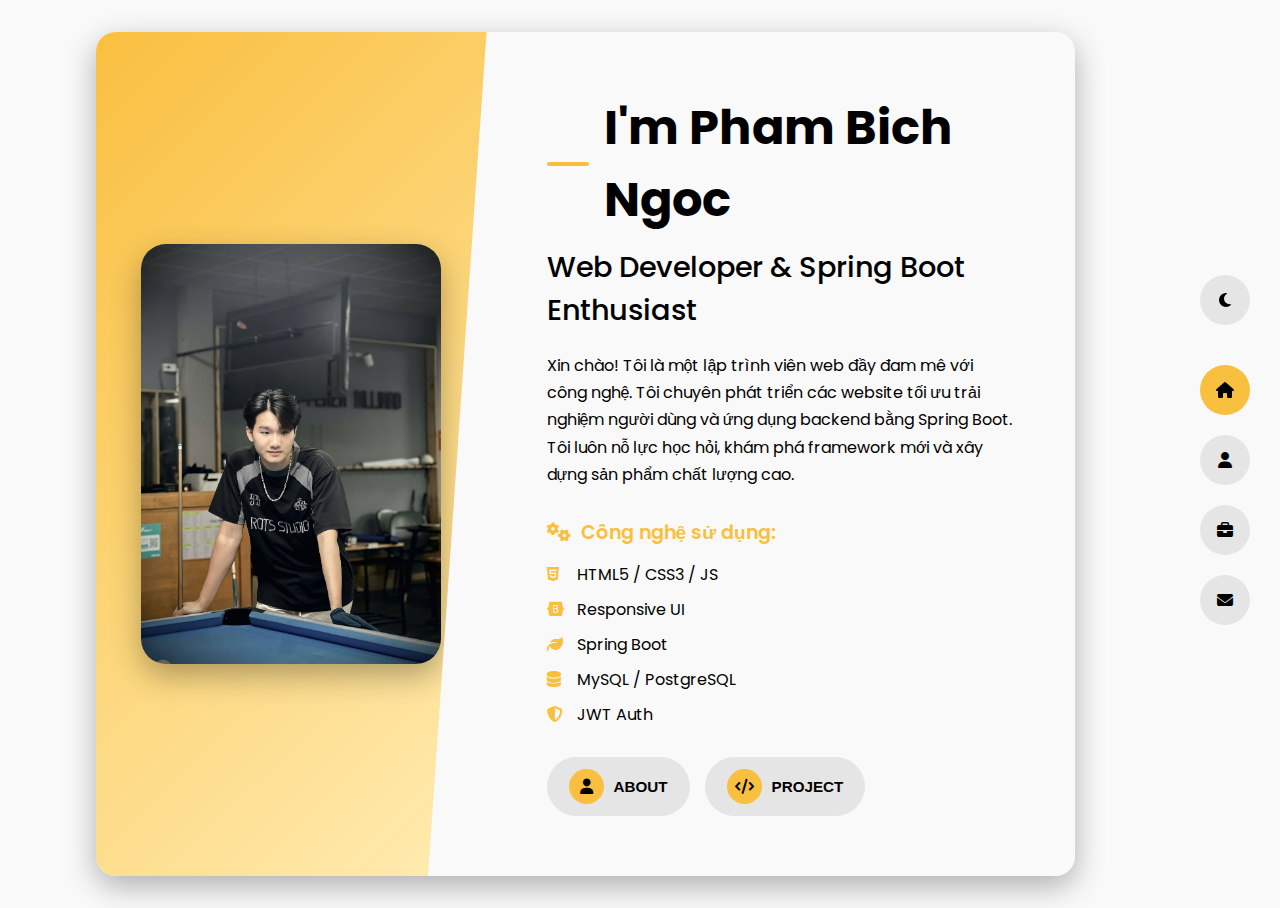
<file: index.html>
<!-- FILE: index.html -->
<!DOCTYPE html>
<html lang="vi">
<head>
    <meta charset="UTF-8" />
    <meta name="viewport" content="width=device-width, initial-scale=1.0"/>
    <title>Pham Bich Ngoc Portfolio</title>
    <link rel="stylesheet" href="style.css" />
    <link rel="stylesheet" href="https://cdnjs.cloudflare.com/ajax/libs/font-awesome/6.5.1/css/all.min.css"/>
</head>
<body class="dark-theme">
    <main class="main-container">
        <div class="left-panel">
            <!-- ✅ Khi click ảnh hiện popup -->
            <div class="image-container" id="profile-image">
                <img src="img_profile.jpg" alt="Ảnh đại diện của Tran Trong Duc" />
            </div>
        </div>

        <div class="content-panel">
            <h1><span class="line"></span>I'm Pham Bich Ngoc</h1>
            <h2>Web Developer & Spring Boot Enthusiast</h2>
            <p>
                Xin chào! Tôi là một lập trình viên web đầy đam mê với công nghệ. Tôi chuyên phát triển các website tối ưu trải nghiệm người dùng và ứng dụng backend bằng Spring Boot. 
                Tôi luôn nỗ lực học hỏi, khám phá framework mới và xây dựng sản phẩm chất lượng cao.
            </p>
            
            <div class="tech-stack">
                <h3><i class="fas fa-cogs"></i> Công nghệ sử dụng:</h3>
                <ul>
                    <li><i class="fab fa-html5"></i> HTML5 / CSS3 / JS</li>
                    <li><i class="fab fa-bootstrap"></i> Responsive UI</li>
                    <li><i class="fas fa-leaf"></i> Spring Boot</li>
                    <li><i class="fas fa-database"></i> MySQL / PostgreSQL</li>
                    <li><i class="fas fa-shield-alt"></i> JWT Auth</li>
                </ul>
            </div>

            <div class="buttons-container">
                <button class="btn"><span class="btn-icon"><i class="fas fa-user"></i></span><span class="btn-text">ABOUT</span></button>
                <button class="btn"><span class="btn-icon"><i class="fas fa-code"></i></span><span class="btn-text">PROJECT</span></button>
            </div>
        </div>

        <!-- RIGHT NAVIGATION -->
        <nav class="right-nav">
            <div class="theme-toggle" id="theme-toggle" data-tooltip="Đổi giao diện">
                <i class="fas fa-lightbulb"></i>
            </div>
            <ul>
                <li><a href="index.html" class="nav-link active" data-tooltip="Home"><i class="fas fa-home"></i></a></li>
                <li><a href="about.html" class="nav-link" data-tooltip="About"><i class="fas fa-user"></i></a></li>
                <li><a href="projects.html" class="nav-link" data-tooltip="Projects"><i class="fas fa-briefcase"></i></a></li>
                <li><a href="contacts.html" class="nav-link" data-tooltip="Contact"><i class="fas fa-envelope"></i></a></li>
            </ul>
        </nav>


    </main>

    <!-- ✅ Popup lightbox -->
    <div id="lightbox" class="lightbox">
        <span class="close-btn">&times;</span>
        <img src="img_profile.jpg" alt="Ảnh phóng to" class="lightbox-img">
    </div>

    <script src="script.js"></script>
</body>
</html>
</file>
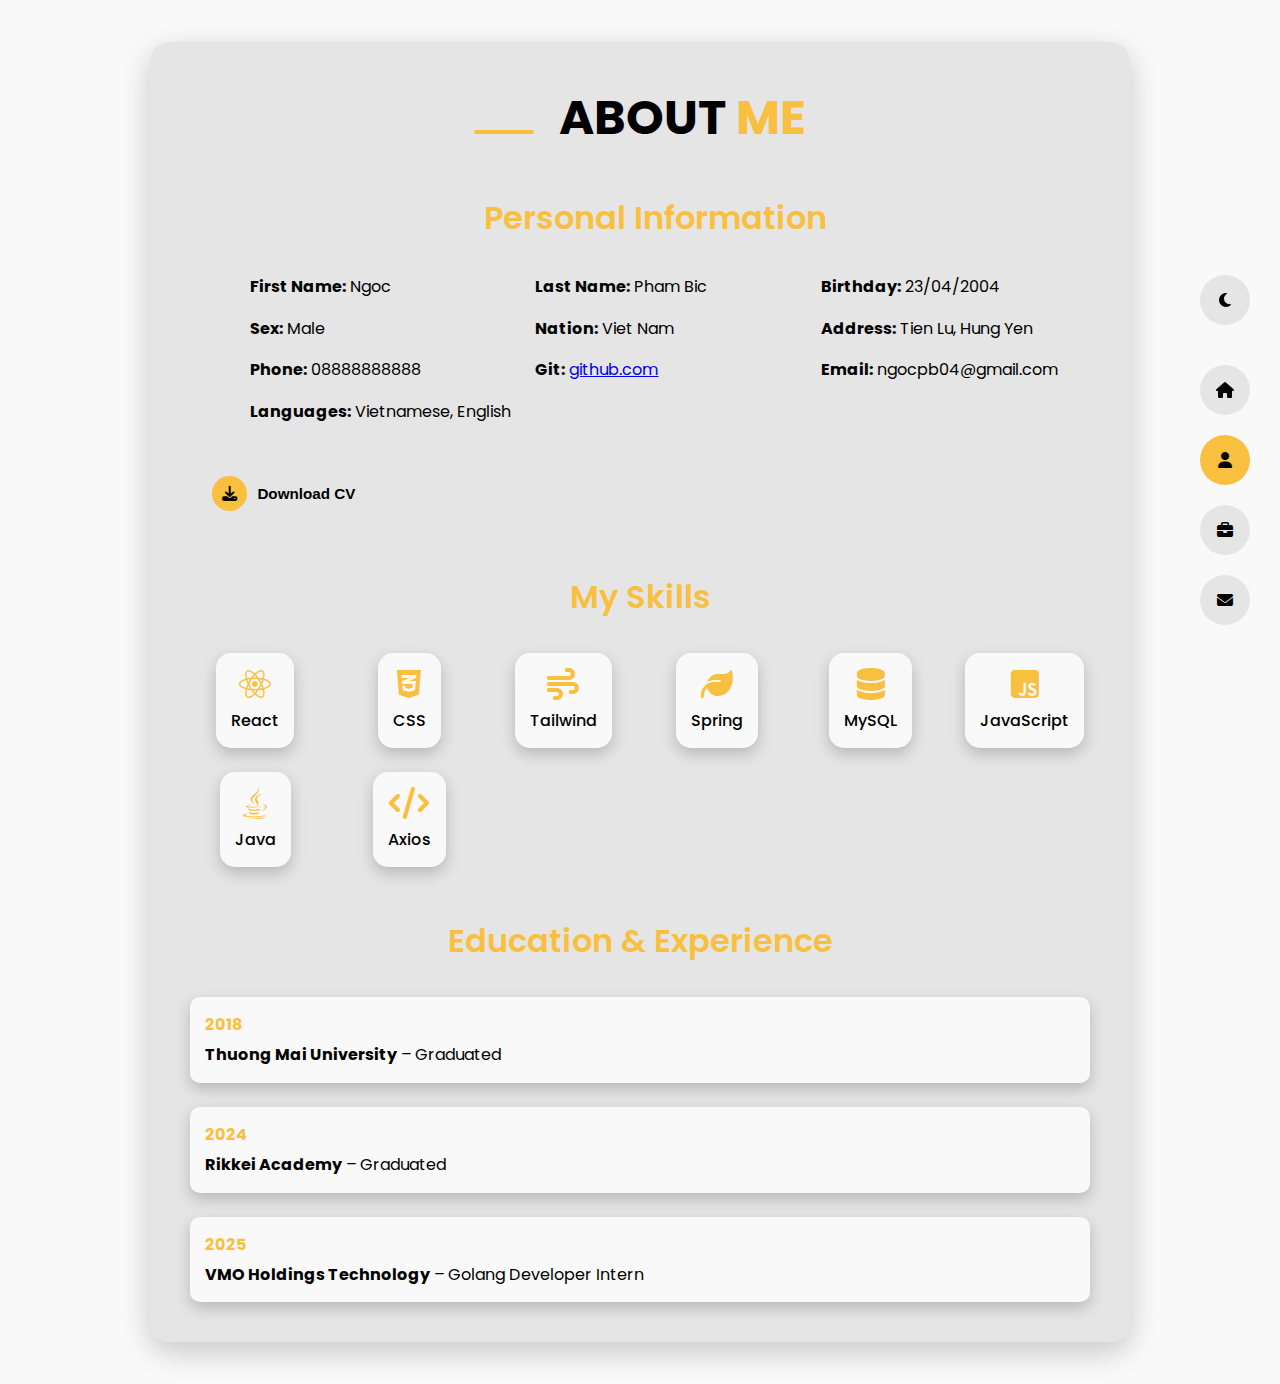
<file: about.html>
<!DOCTYPE html>
<html lang="vi">
<head>
    <meta charset="UTF-8" />
    <meta name="viewport" content="width=device-width, initial-scale=1.0" />
    <title>About Me - Tran Trong Duc</title>
    <link rel="stylesheet" href="style.css" />
    <link rel="stylesheet" href="https://cdnjs.cloudflare.com/ajax/libs/font-awesome/6.5.1/css/all.min.css"/>
</head>
<body class="dark-theme">
    <main class="about-container">
        <h1><span class="line"></span> ABOUT <span style="color: var(--color-primary)">ME</span></h1>
        
        <!-- Personal Information -->
        <section class="personal-info">
            <h2>Personal Information</h2>
            <div class="info-grid">
                <p><strong>First Name:</strong> Ngoc</p>
                <p><strong>Last Name:</strong> Pham Bic</p>
                <p><strong>Birthday:</strong> 23/04/2004</p>
                <p><strong>Sex:</strong> Male</p>
                <p><strong>Nation:</strong> Viet Nam</p>
                <p><strong>Address:</strong> Tien Lu, Hung Yen</p>
                <p><strong>Phone:</strong> 08888888888</p>
                <p><strong>Git:</strong> <a href="https://github.com/NgocPB04" target="_blank">github.com</a></p>
                <p><strong>Email:</strong> ngocpb04@gmail.com</p>
                <p><strong>Languages:</strong> Vietnamese, English</p>
            </div>
            <button class="btn download-btn">
                <span class="btn-icon"><i class="fas fa-download"></i></span>
                <span class="btn-text">Download CV</span>
            </button>
        </section>

        <!-- My Skills -->
        <section class="skills">
            <h2>My Skills</h2>
            <div class="skills-grid">
                <div><i class="fab fa-react"></i><span>React</span></div>
                <div><i class="fab fa-css3-alt"></i><span>CSS</span></div>
                <div><i class="fas fa-wind"></i><span>Tailwind</span></div>
                <div><i class="fas fa-leaf"></i><span>Spring</span></div>
                <div><i class="fas fa-database"></i><span>MySQL</span></div>
                <div><i class="fab fa-js-square"></i><span>JavaScript</span></div>
                <div><i class="fab fa-java"></i><span>Java</span></div>
                <div><i class="fas fa-code"></i><span>Axios</span></div>
            </div>
        </section>

        <!-- Education -->
        <section class="education">
            <h2>Education & Experience</h2>
            <div class="education-grid">
                <div>
                    <span class="year">2018</span>
                    <p><strong>Thuong Mai University</strong> – Graduated</p>
                </div>
                <div>
                    <span class="year">2024</span>
                    <p><strong>Rikkei Academy</strong> – Graduated</p>
                </div>
                <div>
                    <span class="year">2025</span>
                    <p><strong>VMO Holdings Technology</strong> – Golang Developer Intern</p>
                </div>
            </div>
        </section>
    </main>

    <nav class="right-nav">
        <div class="theme-toggle" id="theme-toggle">
            <i class="fas fa-lightbulb"></i>
        </div>
        <ul>
            <li><a href="index.html" class="nav-link" data-tooltip="Home"><i class="fas fa-home"></i></a></li>
            <li><a href="about.html" class="nav-link active" data-tooltip="About"><i class="fas fa-user"></i></a></li>
            <li><a href="projects.html" class="nav-link" data-tooltip="Projects"><i class="fas fa-briefcase"></i></a></li>
            <li><a href="contact.html" class="nav-link" data-tooltip="Contact"><i class="fas fa-envelope"></i></a></li>
        </ul>
    </nav>

    <script src="script.js"></script>
</body>
</html>
</file>
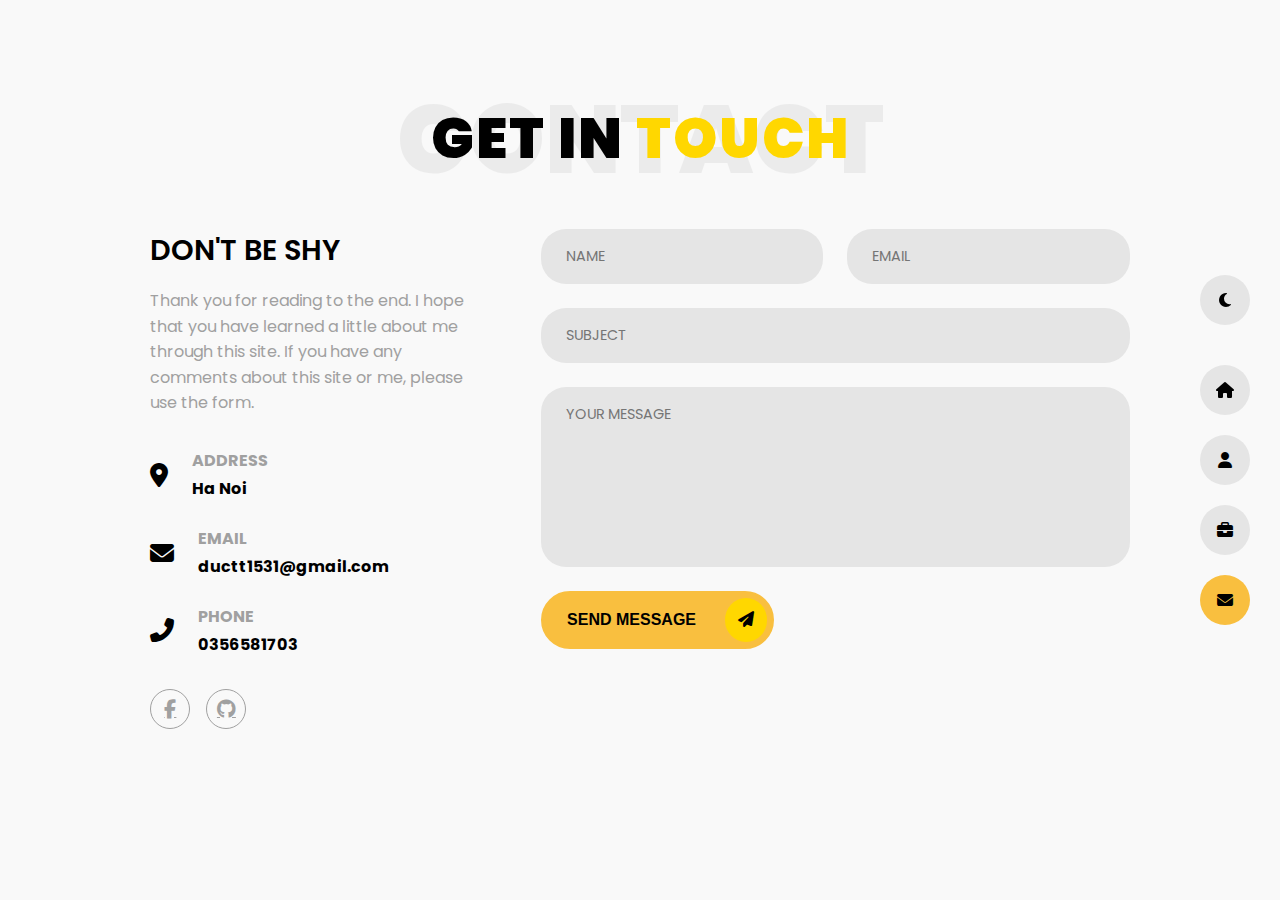
<file: contacts.html>
<!DOCTYPE html>
<html lang="vi">
<head>
    <meta charset="UTF-8">
    <meta name="viewport" content="width=device-width, initial-scale=1.0">
    <title>Contact Me - Portfolio</title>
    <link rel="stylesheet" href="style.css">
    <link rel="stylesheet" href="https://cdnjs.cloudflare.com/ajax/libs/font-awesome/6.5.2/css/all.min.css">
</head>
<body>

    <div class="container">
        <header class="contact-header">
            <h1>GET IN <span class="highlight">TOUCH</span></h1>
        </header>

        <main class="contact-content">
            <div class="contact-info">
                <h2>DON'T BE SHY</h2>
                <p>
                    Thank you for reading to the end. I hope that you have learned a little about me through this site. If you have any comments about this site or me, please use the form.
                </p>

                <div class="info-item">
                    <i class="fas fa-map-marker-alt highlight"></i>
                    <div>
                        <h4>ADDRESS</h4>
                        <p>Ha Noi</p>
                    </div>
                </div>

                <div class="info-item">
                    <i class="fas fa-envelope highlight"></i>
                    <div>
                        <h4>EMAIL</h4>
                        <p>ductt1531@gmail.com</p>
                    </div>
                </div>

                <div class="info-item">
                    <i class="fas fa-phone-alt highlight"></i>
                    <div>
                        <h4>PHONE</h4>
                        <p>0356581703</p>
                    </div>
                </div>
                
                <div class="social-icons">
                    <a href="#" aria-label="Facebook"><i class="fab fa-facebook-f"></i></a>
                    <a href="#" aria-label="GitHub"><i class="fab fa-github"></i></a>
                </div>
            </div>

            <form class="contact-form" id="main-contact-form">
                <div class="form-row">
                    <input type="text" name="name" placeholder="NAME" required>
                    <input type="email" name="email" placeholder="EMAIL" required>
                </div>
                <div class="form-row">
                    <input type="text" name="subject" placeholder="SUBJECT" required>
                </div>
                <div class="form-row">
                    <textarea name="message" placeholder="YOUR MESSAGE" required></textarea>
                </div>
                <button type="submit" class="submit-btn">
                    <span class="btn-text">SEND MESSAGE</span>
                    <span class="btn-icon"><i class="fas fa-paper-plane"></i></span>
                </button>
            </form>
        </main>
    </div>

        <!-- RIGHT NAVIGATION -->
        <nav class="right-nav">
            <div class="theme-toggle" id="theme-toggle" data-tooltip="Đổi giao diện">
                <i class="fas fa-lightbulb"></i>
            </div>
            <ul>
                <li><a href="trangchu.html" class="nav-link active" data-tooltip="Home"><i class="fas fa-home"></i></a></li>
                <li><a href="about.html" class="nav-link" data-tooltip="About"><i class="fas fa-user"></i></a></li>
                <li><a href="projects.html" class="nav-link" data-tooltip="Projects"><i class="fas fa-briefcase"></i></a></li>
                <li><a href="contacts.html" class="nav-link" data-tooltip="Contact"><i class="fas fa-envelope"></i></a></li>
            </ul>
        </nav>

    <script src="script.js"></script>
</body>
</html>
</file>
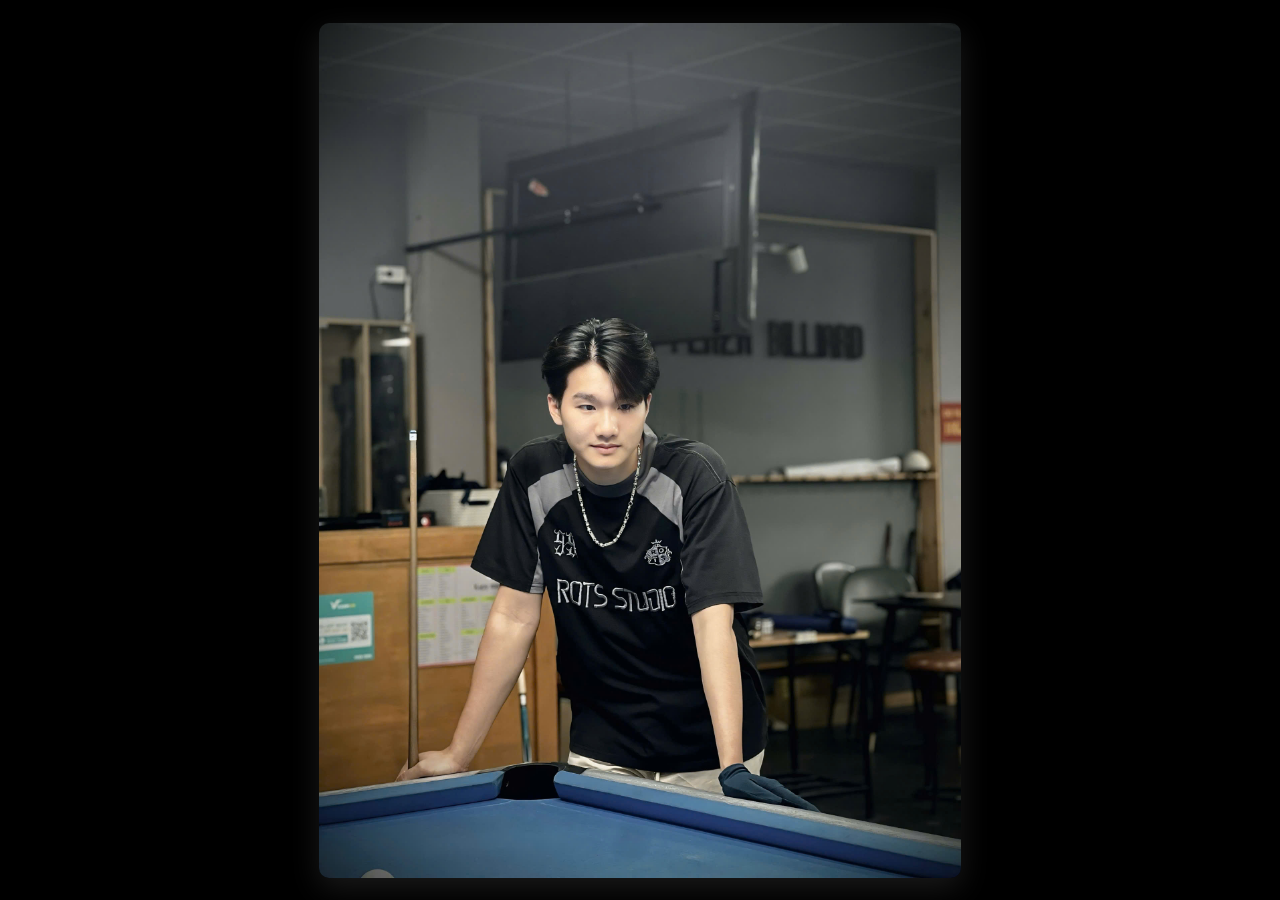
<file: photo.html>
<!-- FILE: photo.html -->
<!DOCTYPE html>
<html lang="vi">
<head>
    <meta charset="UTF-8" />
    <meta name="viewport" content="width=device-width, initial-scale=1.0"/>
    <title>Ảnh chi tiết</title>
    <style>
        body {
            margin: 0;
            background: #000;
            display: flex;
            justify-content: center;
            align-items: center;
            height: 100vh;
        }
        img {
            max-width: 95%;
            max-height: 95%;
            border-radius: 10px;
            box-shadow: 0 10px 30px rgba(255, 255, 255, 0.1);
        }
    </style>
</head>
<body>
    <img src="img_profile.jpg" alt="Ảnh chi tiết" />
</body>
</html>
</file>
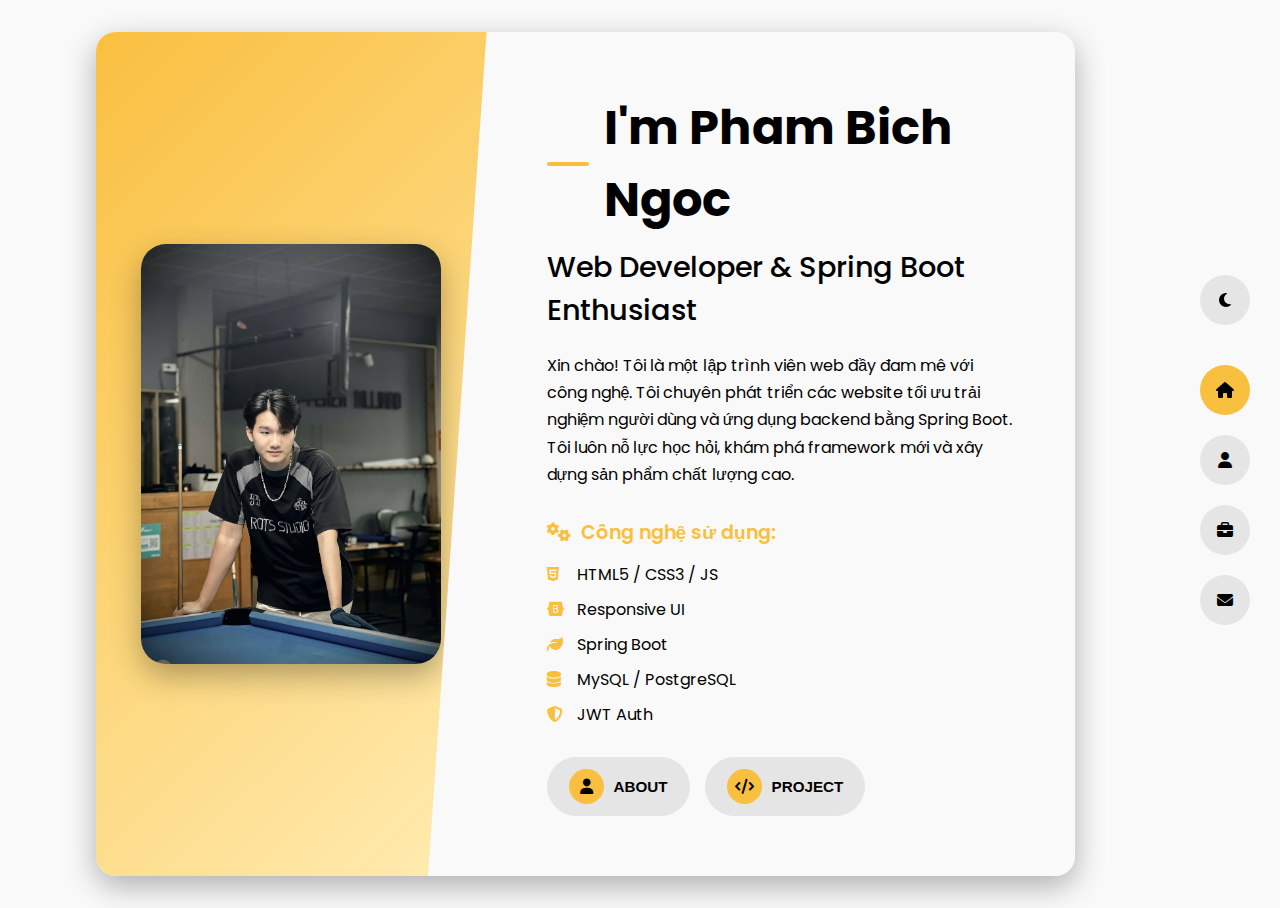
<file: trangchu.html>
<!-- FILE: index.html -->
<!DOCTYPE html>
<html lang="vi">
<head>
    <meta charset="UTF-8" />
    <meta name="viewport" content="width=device-width, initial-scale=1.0"/>
    <title>Pham Bich Ngoc Portfolio</title>
    <link rel="stylesheet" href="style.css" />
    <link rel="stylesheet" href="https://cdnjs.cloudflare.com/ajax/libs/font-awesome/6.5.1/css/all.min.css"/>
</head>
<body class="dark-theme">
    <main class="main-container">
        <div class="left-panel">
            <!-- ✅ Khi click ảnh hiện popup -->
            <div class="image-container" id="profile-image">
                <img src="img_profile.jpg" alt="Ảnh đại diện của Tran Trong Duc" />
            </div>
        </div>

        <div class="content-panel">
            <h1><span class="line"></span>I'm Pham Bich Ngoc</h1>
            <h2>Web Developer & Spring Boot Enthusiast</h2>
            <p>
                Xin chào! Tôi là một lập trình viên web đầy đam mê với công nghệ. Tôi chuyên phát triển các website tối ưu trải nghiệm người dùng và ứng dụng backend bằng Spring Boot. 
                Tôi luôn nỗ lực học hỏi, khám phá framework mới và xây dựng sản phẩm chất lượng cao.
            </p>
            
            <div class="tech-stack">
                <h3><i class="fas fa-cogs"></i> Công nghệ sử dụng:</h3>
                <ul>
                    <li><i class="fab fa-html5"></i> HTML5 / CSS3 / JS</li>
                    <li><i class="fab fa-bootstrap"></i> Responsive UI</li>
                    <li><i class="fas fa-leaf"></i> Spring Boot</li>
                    <li><i class="fas fa-database"></i> MySQL / PostgreSQL</li>
                    <li><i class="fas fa-shield-alt"></i> JWT Auth</li>
                </ul>
            </div>

            <div class="buttons-container">
                <button class="btn"><span class="btn-icon"><i class="fas fa-user"></i></span><span class="btn-text">ABOUT</span></button>
                <button class="btn"><span class="btn-icon"><i class="fas fa-code"></i></span><span class="btn-text">PROJECT</span></button>
            </div>
        </div>

        <!-- RIGHT NAVIGATION -->
        <nav class="right-nav">
            <div class="theme-toggle" id="theme-toggle" data-tooltip="Đổi giao diện">
                <i class="fas fa-lightbulb"></i>
            </div>
            <ul>
                <li><a href="trangchu.html" class="nav-link active" data-tooltip="Home"><i class="fas fa-home"></i></a></li>
                <li><a href="about.html" class="nav-link" data-tooltip="About"><i class="fas fa-user"></i></a></li>
                <li><a href="projects.html" class="nav-link" data-tooltip="Projects"><i class="fas fa-briefcase"></i></a></li>
                <li><a href="contacts.html" class="nav-link" data-tooltip="Contact"><i class="fas fa-envelope"></i></a></li>
            </ul>
        </nav>


    </main>

    <!-- ✅ Popup lightbox -->
    <div id="lightbox" class="lightbox">
        <span class="close-btn">&times;</span>
        <img src="img_profile.jpg" alt="Ảnh phóng to" class="lightbox-img">
    </div>

    <script src="script.js"></script>
</body>
</html>
</file>
<file: style.css>
@import url('https://fonts.googleapis.com/css2?family=Poppins:wght@400;500;600;700&display=swap');

/* --- BIẾN MÀU SẮC & GIAO DIỆN --- */
:root {
    --color-primary: #f9bf3f;
    --color-dark-bg: #121212;
    --color-dark-gray: #1e1e1e;
    --color-light-bg: #f9f9f9;
    --color-light-gray: #e5e5e5;
    --color-white: #ffffff;
    --color-black: #000000;

    --bg-color: var(--color-dark-bg);
    --text-color: var(--color-white);
    --secondary-bg-color: var(--color-dark-gray);

    --transition-speed: 0.4s ease-in-out; /* ✅ Thêm tốc độ transition */
}

body.light-theme {
    --bg-color: var(--color-light-bg);
    --text-color: var(--color-black);
    --secondary-bg-color: var(--color-light-gray);
}

body.index-page {
    min-height: 101vh; /* ép trang Home dài gấp đôi màn hình */
}



/* --- RESET --- */
* {
    margin: 0;  
    padding: 0;
    box-sizing: border-box;
}

body {
    font-family: 'Poppins', sans-serif;
    background: var(--bg-color);
    color: var(--text-color);
    min-height: 100vh;
    overflow-x: hidden;
    transition: background var(--transition-speed), color var(--transition-speed);
    scroll-behavior: smooth; /* ✅ Cuộn mượt */
}

/* Fade effect for body */
body.fade-in {
    opacity: 0;
    transition: opacity var(--transition-speed);
}

body {
    opacity: 1;
    transition: opacity var(--transition-speed);
}

/* Overlay chuyển trang (Hiệu ứng fade-out) */
.transition-overlay {
    position: fixed;
    top: 0; left: 0;
    width: 100vw;
    height: 100vh;
    background: var(--bg-color);
    opacity: 0;
    pointer-events: none;
    transition: opacity var(--transition-speed), background var(--transition-speed);
    z-index: 9999;
}

.transition-overlay.active {
    opacity: 1;
    pointer-events: auto;
}

/* --- SCROLLBAR CUSTOM --- */
body::-webkit-scrollbar {
    width: 8px;
}

body::-webkit-scrollbar-track {
    background: var(--secondary-bg-color);
    border-radius: 10px;
}

body::-webkit-scrollbar-thumb {
    background: var(--color-primary);
    border-radius: 10px;
    transition: background 0.3s;
}

body::-webkit-scrollbar-thumb:hover {
    background: #f1b000;
}


/* About Container cuộn mượt */
.about-container {
    padding: 50px;
    max-width: 1000px;
    margin: auto;
}

/* Fade effect for body */
body.fade-in {
    opacity: 0;
    transition: opacity 0.5s ease-in-out;
}

body {
    opacity: 1;
    transition: opacity 0.5s ease-in-out;
}

/* Overlay chuyển trang */
.transition-overlay {
    position: fixed;
    top: 0; left: 0;
    width: 100vw;
    height: 100vh;
    background: var(--bg-color);
    opacity: 0;
    pointer-events: none;
    transition: opacity 0.5s ease-in-out;
    z-index: 9999;
}

.transition-overlay.active {
    opacity: 1;
    pointer-events: auto;
}



/* --- LAYOUT CHÍNH --- */
.main-container {
    display: flex;
    flex-direction: row;
    width: 90%;
    max-width: 1200px;
    border-radius: 20px;
    overflow: hidden;
    box-shadow: 0 10px 30px rgba(0, 0, 0, 0.3);
}

/* LEFT PANEL */
.left-panel {
    flex: 5; /* Tăng tỷ lệ để panel trái rộng hơn */
    width: 50%;
    background: linear-gradient(135deg, var(--color-primary), #ffecb3);
    display: flex;
    justify-content: center;
    align-items: center;
    position: relative;
    clip-path: polygon(0 0, 100% 0, 85% 100%, 0% 100%); /* Góc xiên đẹp */
}

.image-container {
    width: 300px; /* Tăng kích thước ảnh */
    height: 420px;
    border-radius: 25px;
    overflow: hidden;
    box-shadow: 0 12px 30px rgba(0, 0, 0, 0.3);
    cursor: pointer;
}

.image-container img {
    width: 100%;
    height: 100%;
    object-fit: cover;
    object-position: center;
    transition: transform 0.4s ease;
}

.image-container img:hover {
    transform: scale(1.1);
}

.image-container img {
    outline: 2px solid red; /* Kiểm tra ảnh có đúng vùng container không */
}


/* RIGHT PANEL */
.content-panel {
    width: 60%;
    background: var(--bg-color);
    padding: 60px;
    display: flex;
    flex-direction: column;
    justify-content: center;
}


.content-panel .line {
    display: inline-block;
    width: 50px;
    height: 4px;
    background: var(--color-primary);
    margin-right: 15px;
    border-radius: 5px;
}

.content-panel h1 {
    font-size: 3rem;
    font-weight: 700;
    margin-bottom: 10px;
    display: flex;
    align-items: center;
    color: var(--text-color); /* ✅ Thêm dòng này */
    transition: color 0.4s ease; /* Mượt khi đổi theme */
}

.content-panel h2 {
    font-size: 1.8rem;
    margin-bottom: 20px;
    font-weight: 500;
    color: var(--text-color); /* ✅ Thêm dòng này */
    transition: color 0.4s ease;
}

.content-panel p {
    font-size: 1rem;
    line-height: 1.7;
    color: var(--text-color);
}

/* BUTTONS */
.buttons-container {
    display: flex;
    gap: 15px;
    padding-top: 20px;
}

.btn {
    background: var(--secondary-bg-color);
    color: var(--text-color);
    border-radius: 30px;
    border: 2px solid transparent;
    display: flex;
    align-items: center;
    padding: 10px 20px;
    font-size: 0.95rem;
    font-weight: 600;
    cursor: pointer;
    transition: all 0.3s ease;
}

.btn .btn-icon {
    background: var(--color-primary);
    color: #000;
    width: 35px;
    height: 35px;
    border-radius: 50%;
    display: flex;
    justify-content: center;
    align-items: center;
    margin-right: 10px;
}

.btn:hover {
    transform: translateY(-2px);
    border-color: var(--color-primary);
}

/* --- ĐIỀU HƯỚNG & NÚT GIAO DIỆN --- */
.right-nav {
    position: fixed;
    top: 50%;
    right: 30px;
    transform: translateY(-50%);
    display: flex;
    flex-direction: column;
    align-items: center;
    gap: 40px;
}

.theme-toggle, .nav-link {
    position: relative; /* cần cho tooltip */
    width: 50px;
    height: 50px;
    border-radius: 50%;
    background-color: var(--secondary-bg-color);
    display: flex;
    justify-content: center;
    align-items: center;
    color: var(--text-color);
    cursor: pointer;
    transition: all 0.3s ease;
    text-decoration: none;
}

.theme-toggle:hover, .nav-link:hover {
    background-color: var(--color-primary);
    color: var(--color-black);
}

/* Tooltip cho nav-link */
.nav-link::after {
    content: attr(data-tooltip); /* Lấy tên từ data-tooltip */
    position: absolute;
    right: 60px;
    background: var(--secondary-bg-color);
    color: var(--text-color);
    padding: 5px 10px;
    border-radius: 8px;
    font-size: 0.85rem;
    opacity: 0;
    pointer-events: none;
    transform: translateX(10px);
    transition: opacity 0.3s ease, transform 0.3s ease;
    white-space: nowrap;
    box-shadow: 0 4px 10px rgba(0,0,0,0.2);
}

.nav-link:hover::after {
    opacity: 1;
    transform: translateX(0);
}


.right-nav ul {
    list-style: none;
    display: flex;
    flex-direction: column;
    gap: 20px;
}

.nav-link.active {
    background-color: var(--color-primary);
    color: var(--color-black);
}

/* Tech stack */
.tech-stack {
    margin-top: 30px;
}

.tech-stack h3 {
    font-size: 1.2rem;
    font-weight: 600;
    margin-bottom: 15px;
    display: flex;
    align-items: center;
    gap: 10px;
    color: var(--color-primary);
}

.tech-stack ul {
    list-style: none;
    padding-left: 0;
}

.tech-stack li {
    font-size: 1rem;
    margin-bottom: 10px;
    display: flex;
    align-items: center;
    gap: 10px;
    color: var(--text-color);
}

.tech-stack i {
    color: var(--color-primary);
    min-width: 20px;
}

/* Popup Lightbox */
.lightbox {
    display: none; /* Ẩn mặc định */
    position: fixed;
    top: 0; left: 0;
    width: 100vw;
    height: 100vh;
    background: rgba(0, 0, 0, 0.8);
    justify-content: center;
    align-items: center;
    z-index: 1000;
}

.lightbox img.lightbox-img {
    max-width: 90%;
    max-height: 90%;
    border-radius: 10px;
    box-shadow: 0 8px 30px rgba(255, 255, 255, 0.2);
}

.lightbox .close-btn {
    position: absolute;
    top: 20px;
    right: 30px;
    font-size: 2rem;
    color: white;
    cursor: pointer;
    transition: color 0.3s;
}

.lightbox .close-btn:hover {
    color: var(--color-primary);
}

/* --- ABOUT PAGE STYLE --- */
.about-container {
    width: 90%;
    max-width: 1200px;
    margin: 10px auto;
    padding: 40px;
    background: var(--secondary-bg-color);
    border-radius: 20px;
    box-shadow: 0 10px 30px rgba(0, 0, 0, 0.2);
    color: var(--text-color);
    animation: fadeIn 0.6s ease;
}

.about-container h1 {
    font-size: 3rem;
    font-weight: 700;
    text-align: center;
    margin-bottom: 40px;
}

.about-container .line {
    display: inline-block;
    width: 60px;
    height: 4px;
    background: var(--color-primary);
    border-radius: 5px;
    margin-right: 15px;
}

.personal-info {
    margin-bottom: 50px;
}

.personal-info h2 {
    font-size: 2rem;
    margin-bottom: 20px;
    margin-left: 30px;
    color: var(--color-primary);
}

.info-grid {
    display: grid;
    grid-template-columns: repeat(auto-fit, minmax(260px, 1fr));
    gap: 15px;
    padding-left: 60px;
    padding-bottom: 20px;
}

.info-grid p {
    font-size: 1rem;
    line-height: 1.6;
}

.download-btn {
    margin-top: 20px;
    background: var(--color-primary);
    color: var(--color-black);
    font-weight: 600;
    padding: 10px 20px;
    border-radius: 30px;
    border: none;
    cursor: pointer;
    transition: all 0.3s ease;
}

.download-btn:hover {
    background: #ffc107;
}

.skills {
    margin-top: 40px;
}

.skills h2 {
    font-size: 2rem;
    margin-bottom: 20px;
    color: var(--color-primary);
    text-align: center;
}

.skills-grid {
    display: grid;
    grid-template-columns: repeat(auto-fit, minmax(120px, 1fr));
    gap: 30px;
    justify-items: center;
    align-items: center;
}

.skills-grid div {
    background: var(--bg-color);
    border-radius: 15px;
    padding: 15px;
    box-shadow: 0 6px 15px rgba(0, 0, 0, 0.2);
    text-align: center;
    transition: transform 0.3s ease;
}

.skills-grid div:hover {
    transform: translateY(-5px);
}

.skills-grid i {
    font-size: 2rem;
    color: var(--color-primary);
    margin-bottom: 8px;
}

.skills-grid span {
    display: block;
    font-size: 1rem;
    font-weight: 500;
    color: var(--text-color);
}

.education {
    margin-top: 50px;
}

.education h2 {
    font-size: 2rem;
    color: var(--color-primary);
    text-align: center;
    margin-bottom: 25px;
}

.education-grid {
    display: grid;
    grid-template-columns: 1fr;
    gap: 20px;
}

.education-grid div {
    background: var(--bg-color);
    padding: 15px;
    border-radius: 10px;
    box-shadow: 0 6px 15px rgba(0, 0, 0, 0.2);
}

.education-grid .year {
    font-weight: bold;
    color: var(--color-primary);
    margin-bottom: 5px;
    display: inline-block;
}

.education-grid p {
    font-size: 1rem;
    line-height: 1.6;
}

@keyframes fadeIn {
    from {
        opacity: 0;
        transform: translateY(20px);
    }
    to {
        opacity: 1;
        transform: translateY(0);
    }
}

.nav-link {
    position: relative;
}

.tooltip-text {
    position: absolute;
    top: 50%;
    right: 60px;
    transform: translateY(-50%);
    background: var(--color-primary);
    color: var(--color-black);
    padding: 5px 10px;
    border-radius: 6px;
    font-size: 0.8rem;
    opacity: 0;
    pointer-events: none;
    transition: opacity 0.3s, right 0.3s;
}

.nav-link:hover .tooltip-text {
    opacity: 1;
    right: 70px;
}



/*CSS cho Projects*/
@import url('https://fonts.googleapis.com/css2?family=Roboto:wght@400;700;900&display=swap');

:root {
    --bg-color: #121212;
    --primary-text-color: #ffffff;
    --secondary-text-color: #a0a0a0;
    --highlight-color: #FFD700; /* Gold */
    --card-bg-color: #1e1e1e;
}

.project-item.hidden {
    display: none;
}


* {
    margin: 0;
    padding: 0;
    box-sizing: border-box;
}

body {
    font-family: 'Roboto', sans-serif;
    background-color: var(--bg-color);
    color: var(--primary-text-color);
    padding: 2rem 6rem;
}

.container {
    max-width: 1200px;
    margin: 0 auto;
    padding-top: 40px;
}

header {
    text-align: center;
    margin-bottom: 3rem;
}

header h1 {
    font-size: 3rem;
    font-weight: 900;
    letter-spacing: 2px;
    color: var(--text-color); /* ✅ fix đổi màu theo theme */
    transition: color 0.4s ease; /* mượt khi đổi theme */
}

.highlight {
    color: var(--highlight-color);
}

header .highlight {
    color: var(--highlight-color); /* giữ highlight vàng */
}

.filter-nav {
    text-align: center;
    margin-bottom: 3rem;
}

.filter-btn {
    background-color: transparent;
    color: var(--secondary-text-color);
    border: 1px solid transparent;
    padding: 0.75rem 1.5rem;
    margin: 0 0.5rem;
    cursor: pointer;
    font-size: 1rem;
    font-weight: 700;
    border-radius: 25px;
    transition: all 0.3s ease;
}

.filter-btn:hover {
    color: var(--primary-text-color);
}

.filter-btn.active {
    background-color: var(--highlight-color);
    color: #000;
}

.project-grid {
    display: grid;
    grid-template-columns: repeat(auto-fill, minmax(350px, 1fr));
    gap: 1.5rem;
}

.project-item {
    background-color: var(--card-bg-color);
    border-radius: 10px;
    overflow: hidden;
    cursor: pointer;
    transition: transform 0.3s ease, box-shadow 0.3s ease;
}

.project-item:hover {
    transform: translateY(-5px);
    box-shadow: 0 10px 20px rgba(0, 0, 0, 0.2);
}

.project-item img {
    width: 100%;
    height: 100%;
    object-fit: cover;
    display: block;
}

/* Side Navigation */
.side-nav {
    position: fixed;
    top: 50%;
    right: 20px;
    transform: translateY(-50%);
    display: flex;
    flex-direction: column;
    background-color: #2a2a2a;
    padding: 0.5rem;
    border-radius: 30px;
}

.nav-icon {
    color: var(--secondary-text-color);
    font-size: 1.2rem;
    padding: 1rem;
    margin: 0.2rem 0;
    border-radius: 50%;
    transition: all 0.3s ease;
    position: relative;
}

.nav-icon:hover {
    color: var(--highlight-color);
}

.nav-icon.active-main {
    background-color: var(--highlight-color);
    color: #000;
}

/* Responsive adjustments */
@media (max-width: 768px) {
    body {
        padding: 1rem 2rem;
    }
    .filter-nav {
        display: flex;
        flex-wrap: wrap;
        justify-content: center;
    }
    .filter-btn {
        margin-bottom: 0.5rem;
    }
    .side-nav {
        bottom: 0;
        top: auto;
        left: 50%;
        transform: translateX(-50%);
        flex-direction: row;
        width: 100%;
        justify-content: space-around;
        border-radius: 0;
        padding: 0.2rem 0;
        background-color: #1f1f1f;
    }
    .nav-icon {
        padding: 0.8rem;
    }
} 

/* ========== Contact Page Styles ========== */

.contact-header {
    text-align: center;
    margin-bottom: 4rem;
    position: relative; /* Cần cho hiệu ứng chữ mờ phía sau */
}

.contact-header h1 {
    font-size: 3.5rem;
    font-weight: 900;
    letter-spacing: 2px;
    position: relative;
    z-index: 1;
}

/* Hiệu ứng chữ "CONTACT" mờ phía sau */
.contact-header::before {
    content: 'CONTACT';
    position: absolute;
    top: 50%;
    left: 50%;
    transform: translate(-50%, -50%);
    font-size: 6rem; /* To hơn chữ chính */
    font-weight: 900;
    color: rgba(255, 255, 255, 0.05); /* Màu rất mờ */
    z-index: 0;
}

.contact-content {
    display: flex;
    gap: 3rem;
}

/* Cột thông tin bên trái */
.contact-info {
    flex: 0 0 35%; /* Cột này chiếm khoảng 35% chiều rộng */
}

.contact-info h2 {
    font-size: 1.8rem;
    margin-bottom: 1rem;
    color: var(--text-color); /* ✅ fix đổi màu theo theme */
    transition: color 0.4s ease; /* mượt khi đổi theme */

}

.contact-info p {
    color: var(--secondary-text-color);
    line-height: 1.6;
    margin-bottom: 2rem;
}

.info-item {
    display: flex;
    align-items: center;
    gap: 1.5rem;
    margin-bottom: 1.5rem;
}

.info-item .fas {
    font-size: 1.5rem;
        color: var(--text-color); /* ✅ fix đổi màu theo theme */
    transition: color 0.4s ease; /* mượt khi đổi theme */
}

.info-item h4 {
    font-size: 1rem;
    margin-bottom: 0.2rem;
    color: var(--secondary-text-color);
}

.info-item p {
    margin-bottom: 0;
    color: var(--primary-text-color);
    font-weight: bold;
        color: var(--text-color); /* ✅ fix đổi màu theo theme */
    transition: color 0.4s ease; /* mượt khi đổi theme */
}

.social-icons {
    margin-top: 2rem;
    display: flex;
    gap: 1rem;
}

.social-icons a {
    color: var(--secondary-text-color);
    font-size: 1.2rem;
    width: 40px;
    height: 40px;
    display: grid;
    place-items: center;
    border: 1px solid #333;
    border-radius: 50%;
    transition: all 0.3s ease;
}

.social-icons a:hover {
    color: var(--highlight-color);
    border-color: var(--highlight-color);
}

/* Cột form bên phải */
.contact-form {
    flex: 1;
}

.form-row {
    display: flex;
    gap: 1.5rem;
    margin-bottom: 1.5rem;
}

.contact-form input,
.contact-form textarea {
    width: 100%;
    background-color: #1e1e1e;
    border: 1px solid #333;
    border-radius: 25px;
    padding: 1rem 1.5rem;
    color: var(--primary-text-color);
    font-size: 0.9rem;
    font-family: inherit;
    transition: border-color 0.3s ease;
}

.contact-form textarea {
    border-radius: 20px;
    height: 180px;
    resize: none; /* Không cho phép người dùng thay đổi kích thước */
}

.contact-form input:focus,
.contact-form textarea:focus {
    outline: none;
    border-color: var(--highlight-color);
}

.submit-btn {
    display: inline-flex;
    align-items: center;
    border: 1px solid var(--highlight-color);
    background-color: transparent;
    color: var(--primary-text-color);
    border-radius: 30px;
    padding: 0;
    cursor: pointer;
    font-size: 1rem;
    font-weight: bold;
    overflow: hidden; /* Quan trọng cho hiệu ứng hover */
    transition: color 0.4s ease-in-out;
        color: var(--text-color); /* ✅ fix đổi màu theo theme */
    transition: color 0.4s ease; /* mượt khi đổi theme */
}

.submit-btn:hover {
    color: #000;
}

.submit-btn .btn-text {
    padding: 0.8rem 1.5rem;
}

.submit-btn .btn-icon {
    background-color: var(--highlight-color);
    color: #000;
    padding: 0.8rem;
    border-radius: 50%;
    margin: 5px;
    transition: transform 0.3s ease;
}

.submit-btn:hover .btn-icon {
    transform: translateX(-10px);
}

/* Responsive */
@media (max-width: 992px) {
    .contact-content {
        flex-direction: column;
    }
    .contact-header::before {
        font-size: 4rem;
    }
}

.scroll-container {
    overflow-y: auto; /* Đảm bảo container có thể cuộn */
    height: 100vh; /* Chiều cao để thử scroll */
}

/* Custom scrollbar cho Chrome, Edge, Safari */
.scroll-container::-webkit-scrollbar {
    width: 8px; /* Độ rộng scrollbar */
}

.scroll-container::-webkit-scrollbar-track {
    background: #f0f0f0; /* Màu nền track (phần rãnh) */
    border-radius: 10px;
}

.scroll-container::-webkit-scrollbar-thumb {
    background-color: #f9bf3f; /* 🎨 Màu vàng bạn muốn */
    border-radius: 10px;
    border: 2px solid #f0f0f0; /* Viền quanh thumb */
}

/* Firefox */
.scroll-container {
    scrollbar-width: thin; /* Làm scrollbar nhỏ */
    scrollbar-color: #f9bf3f #f0f0f0; /* thumb màu vàng - track màu xám */
}

/*Popup Projects*/
/* Popup container */
.project-popup {
    display: none; /* hidden by default */
    position: fixed;
    inset: 0;
    background: rgba(0, 0, 0, 0.85);
    backdrop-filter: blur(3px);
    z-index: 1000;
    justify-content: center;
    align-items: center;
    animation: fadeIn 0.3s ease-in-out;
}

.project-popup.active {
    display: flex;
}

/* Popup box */
.popup-content {
    background: #1e1e1e;
    color: #fff;
    border-radius: 12px;
    width: 90%;
    max-width: 900px;
    box-shadow: 0 8px 30px rgba(0, 0, 0, 0.5);
    position: relative;
    overflow: hidden;
    animation: slideUp 0.4s ease;
}

/* Close button */
.close-btn {
    position: absolute;
    top: 12px;
    right: 16px;
    background: none; /* ❌ Không có background */
    color: var(--text-color); /* đổi màu theo theme */
    border: none;
    font-size: 30px;
    font-weight: bold;
    cursor: pointer;
    padding: 5px 10px;
    border-radius: 50%;
    transition: transform 0.3s ease, color 0.3s ease;
}

.close-btn:hover {
    transform: rotate(90deg);
    color: var(--color-primary); /* Khi hover đổi sang màu chính */
}

/* Grid layout for popup content */
.popup-grid {
    display: grid;
    grid-template-columns: 1fr 1fr;
    gap: 20px;
}

/* Left: Image */
.popup-image img {
    width: 100%;
    height: auto;
    border-radius: 10px 0 0 10px;
    object-fit: cover;
}

/* Right: Details */
.popup-details {
    padding: 20px;
    display: flex;
    flex-direction: column;
    justify-content: center;
}

.popup-title {
    color: #f9bf3f;
    font-size: 28px;
    margin-bottom: 10px;
}

.popup-description {
    font-size: 15px;
    margin-bottom: 15px;
    color: #ddd;
    line-height: 1.6;
}

.popup-info {
    list-style: none;
    padding: 0;
    margin: 0;
}

.popup-info li {
    margin: 6px 0;
    font-size: 14px;
}

.popup-info a {
    color: #f9bf3f;
    text-decoration: none;
}

.popup-info a:hover {
    text-decoration: underline;
}

/* Animations */
@keyframes fadeIn {
    from { opacity: 0; }
    to { opacity: 1; }
}

@keyframes slideUp {
    from { transform: translateY(20px); opacity: 0; }
    to { transform: translateY(0); opacity: 1; }
}

/* Responsive */
@media (max-width: 768px) {
    .popup-grid {
        grid-template-columns: 1fr;
    }

    .popup-image img {
        border-radius: 10px 10px 0 0;
    }
}


/*=============================================================*/
/* ========== 1. GOOGLE FONTS & GLOBAL VARIABLES ========== */
@import url('https://fonts.googleapis.com/css2?family=Poppins:wght@400;500;600;700&display=swap');

:root {
    --color-primary: #f9bf3f;
    --color-primary-darker: #f1b000;
    --color-dark-bg: #121212;
    --color-dark-secondary-bg: #1e1e1e;
    --color-light-bg: #f9f9f9;
    --color-light-secondary-bg: #e5e5e5;
    --color-white: #ffffff;
    --color-black: #000000;

    --bg-color: var(--color-dark-bg);
    --secondary-bg-color: var(--color-dark-secondary-bg);
    --text-color: var(--color-white);
    --text-color-secondary: #a0a0a0;
    --shadow-color: rgba(0, 0, 0, 0.3);

    --transition-speed: 0.4s ease;
} */

body.light-theme {
    --bg-color: var(--color-light-bg);
    --secondary-bg-color: var(--color-light-secondary-bg);
    --text-color: var(--color-black);
    --text-color-secondary: #555555;
    --shadow-color: rgba(0, 0, 0, 0.1);
}

/* ========== 2. RESET & BASE STYLES ========== */
* {
    margin: 0;
    padding: 0;
    box-sizing: border-box;
}

html {
    scroll-behavior: smooth;
}

body {
    font-family: 'Poppins', sans-serif;
    background: var(--bg-color);
    color: var(--text-color);
    min-height: 100vh;
    overflow-x: hidden;
    transition: background var(--transition-speed), color var(--transition-speed);
}

.container {
    width: 90%;
    max-width: 1200px;
    margin: 0 auto;
    padding: 4rem 0;
}

h1, h2, h3 {
    color: var(--text-color);
    transition: color var(--transition-speed);
}

h1 { font-size: 3rem; font-weight: 700; }
h2 { font-size: 2rem; font-weight: 600; color: var(--color-primary); }
p { line-height: 1.7; }

.line {
    display: inline-block;
    width: 50px;
    height: 4px;
    background: var(--color-primary);
    border-radius: 5px;
    margin-right: 15px;
}

/* ========== 3. SCROLLBAR & TRANSITION OVERLAY ========== */
body::-webkit-scrollbar { width: 8px; }
body::-webkit-scrollbar-track { background: var(--secondary-bg-color); }
body::-webkit-scrollbar-thumb { background: var(--color-primary); border-radius: 10px; }
body::-webkit-scrollbar-thumb:hover { background: var(--color-primary-darker); }

.transition-overlay {
    position: fixed;
    top: 0; left: 0;
    width: 100vw; height: 100vh;
    background: var(--bg-color);
    opacity: 0;
    pointer-events: none;
    transition: opacity var(--transition-speed), background var(--transition-speed);
    z-index: 9999;
}
.transition-overlay.active { opacity: 1; pointer-events: auto; }

/* ========== 4. MAIN NAVIGATION (RIGHT/BOTTOM) ========== */
.main-nav {
    position: fixed;
    top: 50%;
    right: 30px;
    transform: translateY(-50%);
    display: flex;
    flex-direction: column;
    align-items: center;
    gap: 15px;
    z-index: 1000;
}

.nav-control {
    position: relative;
    width: 50px;
    height: 50px;
    border-radius: 50%;
    background-color: var(--secondary-bg-color);
    display: grid;
    place-items: center;
    color: var(--text-color);
    cursor: pointer;
    transition: background-color 0.3s ease, color 0.3s ease;
    text-decoration: none;
}
.nav-control:hover {
    background-color: var(--color-primary);
    color: var(--color-black);
}
.nav-control.active {
    background-color: var(--color-primary);
    color: var(--color-black);
}
.nav-control .tooltip {
    content: attr(data-tooltip);
    position: absolute;
    right: 120%;
    background: var(--secondary-bg-color);
    color: var(--text-color);
    padding: 5px 10px;
    border-radius: 8px;
    font-size: 0.85rem;
    white-space: nowrap;
    opacity: 0;
    pointer-events: none;
    transform: translateX(10px);
    transition: opacity 0.3s ease, transform 0.3s ease;
    box-shadow: 0 4px 10px var(--shadow-color);
}
.nav-control:hover .tooltip {
    opacity: 1;
    transform: translateX(0);
}

/* ========== 5. HOME PAGE (index.html) ========== */
.home-section {
    display: flex;
    align-items: center;
    justify-content: center;
    min-height: 100vh;
    padding: 2rem 0; /* Thêm padding để không bị dính sát mép trên mobile */
}
.main-container {
    display: flex;
    flex-direction: row;
    width: 90%;
    max-width: 1200px;
    border-radius: 20px;
    overflow: hidden;
    box-shadow: 0 10px 30px var(--shadow-color);
}
.left-panel {
    flex: 5;
    background: linear-gradient(135deg, var(--color-primary), #ffecb3);
    display: flex;
    justify-content: center;
    align-items: center;
    position: relative;
    clip-path: polygon(0 0, 100% 0, 85% 100%, 0% 100%);
}
.image-container {
    width: 300px;
    height: 420px;
    border-radius: 25px;
    overflow: hidden;
    box-shadow: 0 12px 30px rgba(0, 0, 0, 0.3);
    cursor: pointer;
}
.image-container img {
    width: 100%;
    height: 100%;
    object-fit: cover;
    transition: transform 0.4s ease;
}
.image-container img:hover {
    transform: scale(1.1);
}
.content-panel {
    flex: 6;
    background: var(--bg-color);
    padding: 60px;
    display: flex;
    flex-direction: column;
    justify-content: center;
    transition: background var(--transition-speed);
}
.content-panel h1 {
    display: flex; /* Giữ lại flex cho desktop */
    align-items: center;
}
.buttons-container {
    display: flex;
    flex-wrap: wrap;
    gap: 15px;
    padding-top: 20px;
}
.btn {
    background: var(--secondary-bg-color);
    color: var(--text-color);
    border-radius: 30px;
    border: 2px solid transparent;
    display: inline-flex;
    align-items: center;
    padding: 10px 20px;
    font-size: 0.95rem;
    font-weight: 600;
    cursor: pointer;
    text-decoration: none;
    transition: all 0.3s ease;
}
.btn .btn-icon {
    background: var(--color-primary);
    color: #000;
    width: 35px;
    height: 35px;
    border-radius: 50%;
    display: grid;
    place-items: center;
    margin-right: 10px;
}
.btn:hover {
    transform: translateY(-2px);
    border-color: var(--color-primary);
}

/* ========== 6. ABOUT PAGE (about.html) ========== */
.about-section {
    background: var(--secondary-bg-color);
    border-radius: 20px;
    padding: 40px;
    box-shadow: 0 10px 30px var(--shadow-color);
}
.personal-info h2, .skills h2, .education h2 { text-align: center; margin-bottom: 2rem; }
.info-grid {
    display: grid;
    grid-template-columns: repeat(auto-fit, minmax(260px, 1fr));
    gap: 1rem;
}
.download-cv-btn {
    display: block;
    width: fit-content;
    margin: 2rem auto 0;
    background: var(--color-primary);
    color: var(--color-black);
    font-weight: 600;
}
.download-cv-btn:hover {
    background: var(--color-primary-darker);
    border-color: transparent;
}
.skills-grid {
    display: grid;
    grid-template-columns: repeat(auto-fit, minmax(120px, 1fr));
    gap: 1.5rem;
    text-align: center;
}
.skill-item {
    background: var(--bg-color);
    border-radius: 15px;
    padding: 20px;
    box-shadow: 0 6px 15px var(--shadow-color);
    transition: transform 0.3s ease;
}
.skill-item:hover { transform: translateY(-5px); }
.skill-item i { font-size: 2rem; color: var(--color-primary); margin-bottom: 10px; }
.education-grid { display: grid; gap: 1.5rem; }
.education-item {
    background: var(--bg-color);
    padding: 20px;
    border-radius: 10px;
    box-shadow: 0 6px 15px var(--shadow-color);
}
.education-item .year { font-weight: bold; color: var(--color-primary); margin-bottom: 5px; }

/* ========== 7. PROJECTS PAGE (projects.html) ========== */
.projects-header, .contact-header { text-align: center; margin-bottom: 3rem; }
.highlight { color: var(--color-primary); }
.filter-nav { text-align: center; margin-bottom: 3rem; display: flex; flex-wrap: wrap; justify-content: center; gap: 10px; }
.filter-btn {
    background-color: transparent;
    color: var(--text-color-secondary);
    border: 1px solid transparent;
    padding: 0.75rem 1.5rem;
    cursor: pointer;
    font-size: 1rem;
    font-weight: 700;
    border-radius: 25px;
    transition: all 0.3s ease;
}
.filter-btn:hover { color: var(--text-color); }
.filter-btn.active { background-color: var(--color-primary); color: #000; }
.project-grid { display: grid; grid-template-columns: repeat(auto-fill, minmax(320px, 1fr)); gap: 1.5rem; }
.project-item {
    background-color: var(--secondary-bg-color);
    border-radius: 10px;
    overflow: hidden;
    cursor: pointer;
    transition: transform 0.3s ease, box-shadow 0.3s ease;
}
.project-item:hover { transform: translateY(-5px); box-shadow: 0 10px 20px var(--shadow-color); }
.project-item img { width: 100%; height: 220px; object-fit: cover; display: block; }
.project-item.hidden { display: none; }

/* ========== 8. CONTACT PAGE (contact.html) ========== */
.contact-header { position: relative; }
.contact-header::before {
    content: 'CONTACT';
    position: absolute;
    top: 50%; left: 50%;
    transform: translate(-50%, -50%);
    font-size: 6rem;
    font-weight: 900;
    color: var(--text-color);
    opacity: 0.05;
    z-index: -1;
}
.contact-content { display: flex; gap: 3rem; }
.contact-info { flex: 0 0 35%; }
.info-item { display: flex; align-items: center; gap: 1.5rem; margin-bottom: 1.5rem; }
.info-item i { font-size: 1.5rem; color: var(--color-primary); }
.info-item h4 { font-size: 1rem; margin-bottom: 0.2rem; color: var(--text-color-secondary); }
.info-item span { font-weight: 500; }
.social-icons { margin-top: 2rem; display: flex; gap: 1rem; }
.social-icons a {
    color: var(--text-color-secondary);
    font-size: 1.2rem;
    width: 40px; height: 40px;
    display: grid; place-items: center;
    border: 1px solid var(--text-color-secondary);
    border-radius: 50%;
    transition: all 0.3s ease;
}
.social-icons a:hover { color: var(--color-primary); border-color: var(--color-primary); }
.contact-form { flex: 1; }
.form-row { display: flex; gap: 1.5rem; margin-bottom: 1.5rem; }
.contact-form input, .contact-form textarea {
    width: 100%;
    background-color: var(--secondary-bg-color);
    border: 1px solid transparent;
    border-radius: 25px;
    padding: 1rem 1.5rem;
    color: var(--text-color);
    font-size: 0.9rem;
    font-family: inherit;
    transition: border-color 0.3s ease;
}
.contact-form textarea { height: 180px; resize: none; }
.contact-form input:focus, .contact-form textarea:focus { outline: none; border-color: var(--color-primary); }
.submit-btn {
    display: inline-flex;
    border: 2px solid var(--color-primary);
    background-color: var(--color-primary);
    color: var(--color-black);
}
.submit-btn:hover { background-color: var(--color-primary-darker); border-color: var(--color-primary-darker); }

/* ========== 9. POPUPS (Lightbox & Project Details) ========== */
.popup {
    display: none;
    position: fixed;
    inset: 0;
    background: rgba(0, 0, 0, 0.85);
    backdrop-filter: blur(5px);
    z-index: 1000;
    justify-content: center;
    align-items: center;
    padding: 1rem;
}
.popup.active { display: flex; }
.popup .popup-content {
    background: var(--secondary-bg-color);
    border-radius: 12px;
    position: relative;
    max-width: 900px;
    width: 100%;
    box-shadow: 0 8px 30px var(--shadow-color);
}
.popup .close-popup-btn {
    position: absolute;
    top: 15px; right: 15px;
    background: var(--bg-color);
    color: var(--text-color);
    border: none;
    width: 35px; height: 35px;
    border-radius: 50%;
    font-size: 1.5rem;
    cursor: pointer;
    transition: transform 0.3s ease, color 0.3s ease;
    z-index: 2;
}
.popup .close-popup-btn:hover { transform: rotate(90deg); color: var(--color-primary); }
/* Lightbox */
.lightbox .lightbox-img { max-width: 90vw; max-height: 90vh; border-radius: 10px; }
/* Project Popup */
.project-popup-grid { display: grid; grid-template-columns: 1fr 1fr; }
.project-popup-img { width: 100%; height: 100%; object-fit: cover; }
.project-popup-details { padding: 30px; }
.project-popup-details h3 { font-size: 1.8rem; color: var(--color-primary); margin-bottom: 1rem; }
.project-popup-details p { color: var(--text-color-secondary); margin-bottom: 1.5rem; }
.project-popup-info { list-style: none; }
.project-popup-info li { margin-bottom: 0.5rem; }
.project-popup-info a { color: var(--color-primary); text-decoration: none; }
.project-popup-info a:hover { text-decoration: underline; }

/* ========== 10. RESPONSIVE DESIGN (BẢN CẬP NHẬT HOÀN CHỈNH) ========== */

/* --- CHO MÁY TÍNH BẢNG --- */
@media (max-width: 992px) {
    .main-container {
        flex-direction: column;
        width: 100%;
        max-width: 500px;
    }
    .left-panel {
        clip-path: none;
        border-radius: 20px 20px 0 0;
        padding: 2rem 0;
    }
    .content-panel {
        border-radius: 0 0 20px 20px;
    }
    .contact-content {
        flex-direction: column;
    }
    .project-popup-grid {
        grid-template-columns: 1fr;
    }
    .project-popup-img {
        max-height: 300px;
        border-radius: 12px 12px 0 0;
    }
}

/* --- CHO ĐIỆN THOẠI (PHẦN TỐI ƯU CĂN CHỈNH) --- */
@media (max-width: 768px) {
    /* Cỡ chữ và khoảng cách chung */
    .container {
        padding: 3rem 0;
    }
    h1 { font-size: 2.2rem; }
    h2 { font-size: 1.6rem; }
    p { font-size: 0.95rem; }

    /* Điều hướng chính (thanh dưới cùng) */
    .main-nav {
        flex-direction: row;
        top: auto;
        bottom: 0;
        left: 0;
        right: 0;
        width: 100%;
        transform: none;
        background: var(--secondary-bg-color);
        justify-content: space-around;
        padding: 5px 0;
        border-radius: 0;
        box-shadow: 0 -5px 15px var(--shadow-color);
        z-index: 1000;
    }
    .nav-control {
        width: 45px;
        height: 45px;
        margin: 5px;
    }
    .nav-control .tooltip {
        display: none;
    }

    /* === SỬA LỖI CĂN CHỈNH TRANG HOME === */
    .content-panel {
        padding: 40px 25px;
        text-align: center; /* Căn giữa toàn bộ text */
    }
    .content-panel h1 {
        display: block; /* Bỏ flex để căn giữa tiêu đề */
    }
    .content-panel .line {
        margin: 0 auto 1rem auto; /* Căn giữa gạch và thêm khoảng cách dưới */
        display: block;
    }
    .buttons-container {
        justify-content: center; /* Căn giữa các nút */
    }
    .image-container {
        width: 250px;
        height: 350px;
    }

    /* === SỬA LỖI CĂN CHỈNH TRANG ABOUT === */
    .about-section {
        padding: 30px 20px;
        text-align: center; /* Căn giữa mặc định cho toàn section */
    }
    .info-grid {
        text-align: left; /* Giữ các đoạn văn bản dài căn trái cho dễ đọc */
    }
    .skills-grid {
        grid-template-columns: repeat(auto-fit, minmax(100px, 1fr));
        gap: 1rem;
    }
    
    /* Trang Dự Án */
    .project-grid {
        grid-template-columns: 1fr;
        gap: 1rem;
    }

    /* Trang Liên Hệ */
    .contact-header::before {
        font-size: 3.5rem;
    }
    .form-row {
        flex-direction: column;
        gap: 0;
        margin-bottom: 0;
    }
    .form-row input {
        margin-bottom: 1rem;
    }

    /* Popups */
    .popup .close-popup-btn {
        top: 10px;
        right: 10px;
    }
    .project-popup-details {
        padding: 20px;
    }
}
</file>
